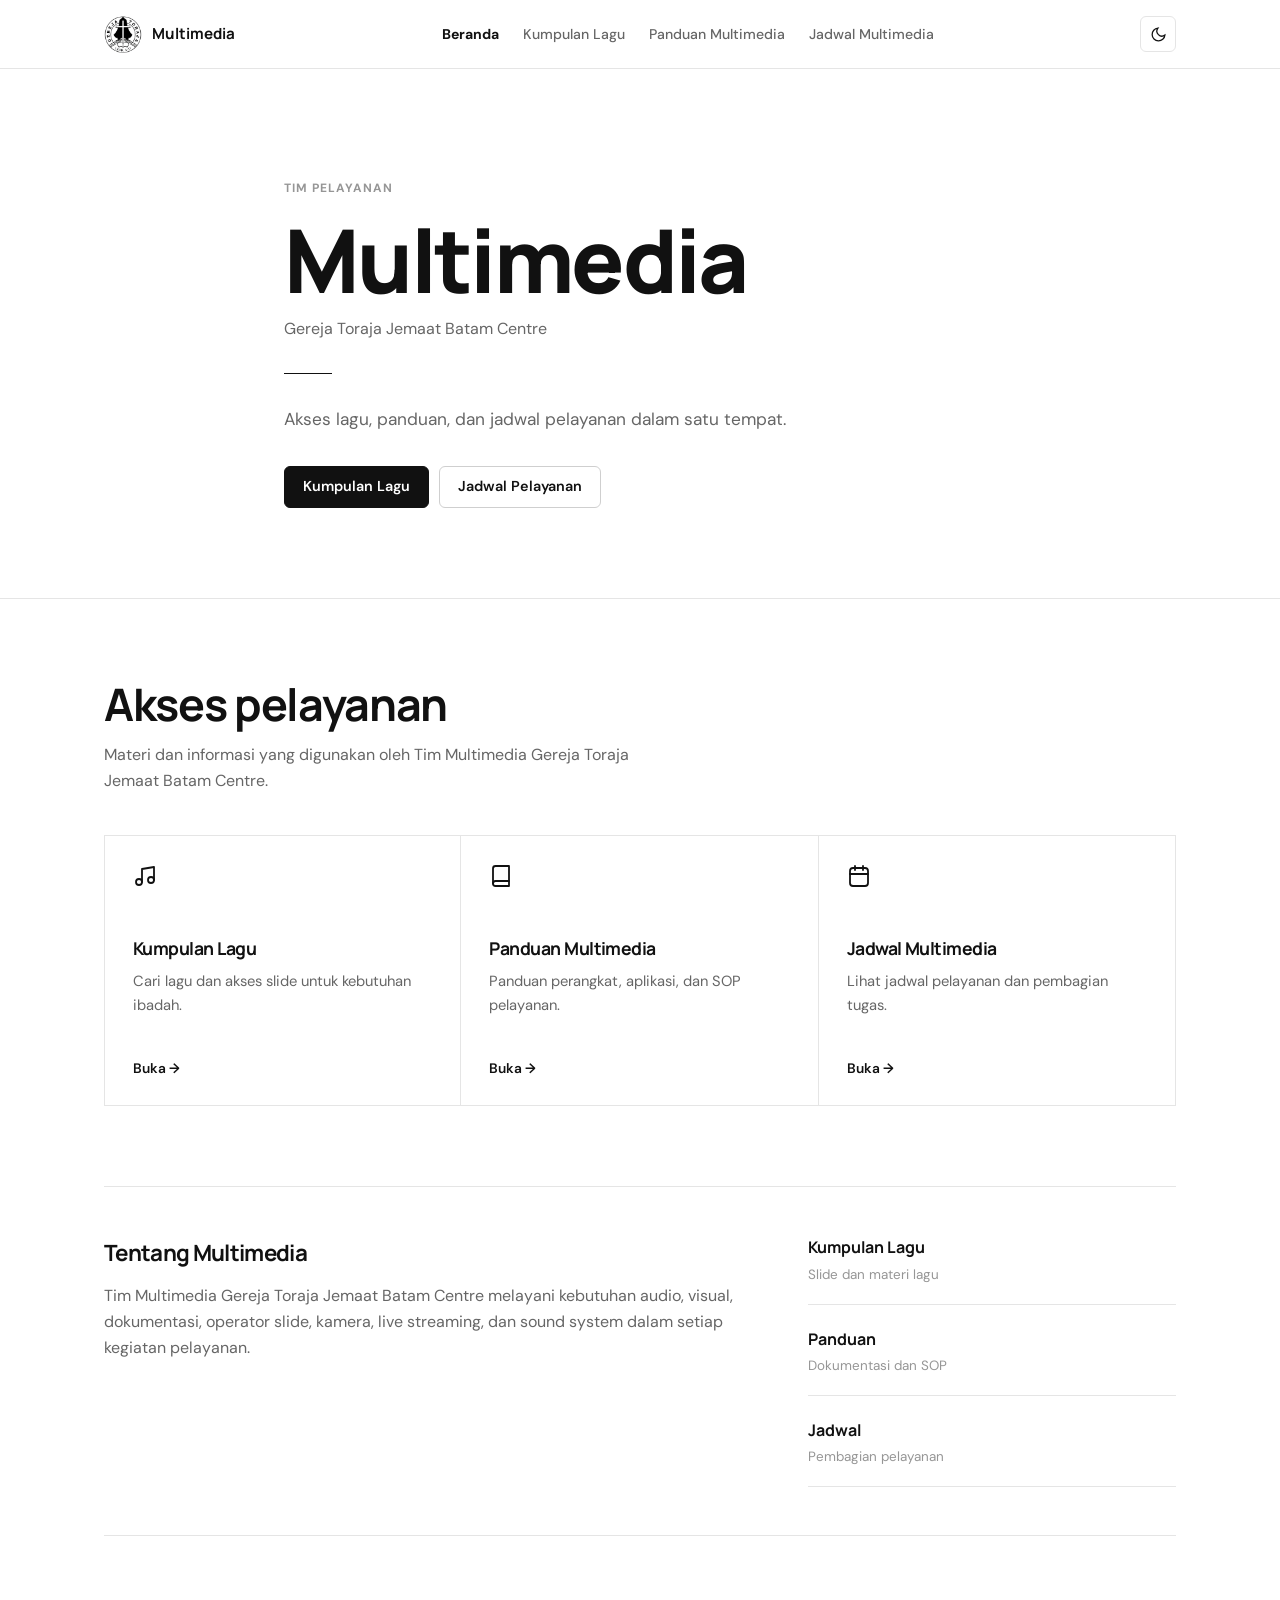
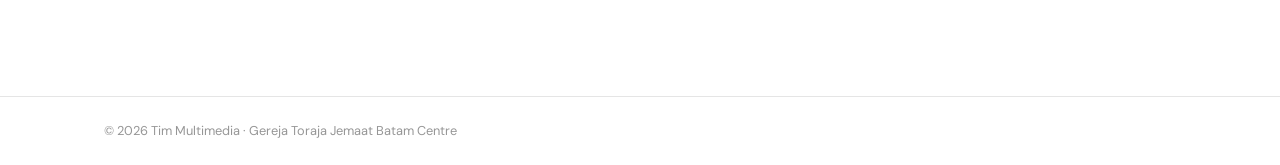
<file: index.html>
<!-- index.html -->
<!DOCTYPE html>
<html lang="id">
<head>
<meta charset="UTF-8">
<meta name="viewport" content="width=device-width,initial-scale=1">
<title>Multimedia | Gereja Toraja Jemaat Batam Centre</title>
<meta name="description" content="Pusat informasi Tim Multimedia Gereja Toraja Jemaat Batam Centre.">
<link rel="stylesheet" href="css/style.css">
<link rel="stylesheet" href="css/responsive.css">
</head>
<body>
<nav id="site-nav"></nav>
<header class="hero">
<div class="container hero-inner">
<span class="hero-kicker">Tim Pelayanan</span>
<h1>Multimedia</h1>
<p class="hero-sub">Gereja Toraja Jemaat Batam Centre</p>
<div class="hero-ornament"></div>
<p class="lead">Akses lagu, panduan, dan jadwal pelayanan dalam satu tempat.</p>
<div class="hero-actions">
<a href="lagu.html" class="btn btn-primary">Kumpulan Lagu</a>
<a href="jadwal.html" class="btn btn-ghost">Jadwal Pelayanan</a>
</div>
</div>
</header>
<section class="section">
<div class="container">
<div class="section-head">
<h2>Akses pelayanan</h2>
<p>Materi dan informasi yang digunakan oleh Tim Multimedia Gereja Toraja Jemaat Batam Centre.</p>
</div>
<div class="feature-grid">
<a href="lagu.html" class="feature-card">
<div class="feature-icon"><svg viewBox="0 0 24 24" fill="none" stroke="currentColor" stroke-width="1.8" stroke-linecap="round" stroke-linejoin="round"><path d="M9 18V5l12-2v13"/><circle cx="6" cy="18" r="3"/><circle cx="18" cy="16" r="3"/></svg></div>
<h3>Kumpulan Lagu</h3>
<p>Cari lagu dan akses slide untuk kebutuhan ibadah.</p>
<span class="feature-link">Buka →</span>
</a>
<a href="panduan.html" class="feature-card">
<div class="feature-icon"><svg viewBox="0 0 24 24" fill="none" stroke="currentColor" stroke-width="1.8" stroke-linecap="round" stroke-linejoin="round"><path d="M4 19.5A2.5 2.5 0 0 1 6.5 17H20"/><path d="M6.5 2H20v20H6.5A2.5 2.5 0 0 1 4 19.5v-15A2.5 2.5 0 0 1 6.5 2z"/></svg></div>
<h3>Panduan Multimedia</h3>
<p>Panduan perangkat, aplikasi, dan SOP pelayanan.</p>
<span class="feature-link">Buka →</span>
</a>
<a href="jadwal.html" class="feature-card">
<div class="feature-icon"><svg viewBox="0 0 24 24" fill="none" stroke="currentColor" stroke-width="1.8" stroke-linecap="round" stroke-linejoin="round"><rect x="3" y="4" width="18" height="18" rx="3"/><path d="M16 2v4M8 2v4M3 10h18"/></svg></div>
<h3>Jadwal Multimedia</h3>
<p>Lihat jadwal pelayanan dan pembagian tugas.</p>
<span class="feature-link">Buka →</span>
</a>
</div>
</div>
</section>
<section class="section" style="padding-top:0">
<div class="container">
<div class="about-panel">
<div>
<h2 style="font-size:1.4rem;margin-bottom:12px">Tentang Multimedia</h2>
<p>Tim Multimedia Gereja Toraja Jemaat Batam Centre melayani kebutuhan audio, visual, dokumentasi, operator slide, kamera, live streaming, dan sound system dalam setiap kegiatan pelayanan.</p>
</div>
<div class="about-stats">
<div class="about-stat"><strong>Kumpulan Lagu</strong><span>Slide dan materi lagu</span></div>
<div class="about-stat"><strong>Panduan</strong><span>Dokumentasi dan SOP</span></div>
<div class="about-stat"><strong>Jadwal</strong><span>Pembagian pelayanan</span></div>
</div>
</div>
</div>
</section>
<footer id="site-footer"></footer>
<script type="module">
import{initNavbar,initFooter}from"./js/utils.js";
initNavbar("beranda");initFooter();
</script>
</body>
</html>
</file>
<file: css/style.css>
/* css/style.css */
@import url("https://fonts.googleapis.com/css2?family=DM+Sans:wght@400;500;600;700&family=Manrope:wght@500;600;700;800&display=swap");
:root{
    --bg:#fff;
    --surface:#fff;
    --surface-soft:#f6f6f6;
    --surface-hover:#eee;
    --text:#111;
    --text-secondary:#666;
    --text-muted:#969696;
    --border:#e5e5e5;
    --border-soft:#eee;
    --border-strong:#cfcfcf;
    --primary:#111;
    --primary-text:#fff;
    --font-display:"Manrope",sans-serif;
    --font-body:"DM Sans",sans-serif;
    --radius-sm:6px;
    --radius-md:10px;
    --radius-lg:14px;
    --ease:cubic-bezier(.2,.7,.2,1)
}

[data-theme="dark"]{
    --bg:#111;
    --surface:#181818;
    --surface-soft:#222;
    --surface-hover:#292929;
    --text:#f5f5f5;--text-secondary:#a3a3a3;--text-muted:#707070;--border:#303030;--border-soft:#252525;--border-strong:#444;--primary:#f5f5f5;--primary-text:#111}
*{box-sizing:border-box}html{scroll-behavior:smooth}body{margin:0;background:var(--bg);color:var(--text);font-family:var(--font-body);line-height:1.6;-webkit-font-smoothing:antialiased;transition:background .2s,color .2s}h1,h2,h3,h4{margin:0;font-family:var(--font-display);color:var(--text);letter-spacing:-.03em}p{margin:0}a{color:inherit;text-decoration:none}img{display:block;max-width:100%}button,input,select{font:inherit}button{cursor:pointer}:focus-visible{outline:2px solid var(--text);outline-offset:3px}
.container{width:100%;max-width:1120px;margin:0 auto;padding:0 24px}.section{padding:80px 0}
#site-nav{position:sticky;top:0;z-index:100;background:var(--bg);border-bottom:1px solid var(--border)}.nav-inner{max-width:1120px;height:68px;margin:0 auto;padding:0 24px;display:flex;align-items:center;justify-content:space-between;gap:32px}
.nav-brand{display:flex;align-items:center;gap:10px}
.nav-brand-mark{width:38px;height:38px;flex-shrink:0;display:flex;align-items:center;justify-content:center;overflow:hidden}
.nav-brand-mark img{width:100%;height:100%;object-fit:contain;display:block}
.nav-brand-text{display:flex;align-items:center;font-family:var(--font-display);font-weight:700;font-size:.95rem;line-height:1}
.nav-brand-sub{display:none}
.nav-links{display:flex;align-items:center;gap:4px}.nav-link{padding:8px 10px;font-size:.88rem;font-weight:500;color:var(--text-secondary);transition:color .2s}.nav-link:hover{color:var(--text)}.nav-link.is-active{color:var(--text);font-weight:700}.nav-right{display:flex;align-items:center;gap:8px}
.theme-toggle{width:36px;height:36px;display:grid;place-items:center;background:transparent;border:1px solid var(--border);border-radius:6px;color:var(--text)}.theme-toggle:hover{background:var(--surface-soft)}.theme-toggle svg{width:17px;height:17px}.icon-sun{display:none}[data-theme="dark"] .icon-moon{display:none}[data-theme="dark"] .icon-sun{display:block}.nav-toggle{display:none;width:36px;height:36px;background:transparent;border:1px solid var(--border);border-radius:6px}.nav-toggle span{display:block;width:16px;height:1.5px;margin:3px auto;background:var(--text)}
.btn{display:inline-flex;align-items:center;justify-content:center;min-height:42px;padding:0 18px;border-radius:6px;font-size:.9rem;font-weight:600;transition:opacity .2s,background .2s,color .2s,border-color .2s}.btn-primary{background:var(--primary);color:var(--primary-text);border:1px solid var(--primary)}.btn-primary:hover{opacity:.85}.btn-ghost{background:transparent;color:var(--text);border:1px solid var(--border-strong)}.btn-ghost:hover{background:var(--surface-soft)}
.hero{padding:110px 0 90px;border-bottom:1px solid var(--border)}.hero-inner{max-width:760px}.hero-kicker{display:block;margin-bottom:20px;font-size:.75rem;font-weight:700;letter-spacing:.08em;text-transform:uppercase;color:var(--text-muted)}.hero h1{font-size:clamp(3rem,7vw,5.5rem);line-height:.95;font-weight:800}.hero-sub{margin-top:14px;font-size:1rem;color:var(--text-secondary)}.hero-ornament{width:48px;height:1px;margin:32px 0;background:var(--text)}.hero-ornament span{display:none}.hero .lead{max-width:580px;font-size:1.08rem;color:var(--text-secondary)}.hero-actions{display:flex;gap:10px;margin-top:32px}
.section-head{margin-bottom:42px}.section-head h2{max-width:680px;font-size:clamp(1.8rem,4vw,2.8rem);line-height:1.1}.section-head p{margin-top:14px;max-width:560px;color:var(--text-secondary)}
.feature-grid{display:grid;grid-template-columns:repeat(3,1fr);border-top:1px solid var(--border)}.feature-card{position:relative;min-height:270px;padding:28px;background:transparent;border-right:1px solid var(--border);border-bottom:1px solid var(--border);transition:background .2s}.feature-card:first-child{border-left:1px solid var(--border)}.feature-card:hover{background:var(--surface-soft)}.feature-icon{width:auto;height:auto;margin-bottom:38px;background:none;color:var(--text)}.feature-icon svg{width:24px;height:24px}.feature-card h3{font-size:1.1rem}.feature-card p{margin-top:8px;color:var(--text-secondary);font-size:.92rem}.feature-link{position:absolute;left:28px;bottom:26px;font-size:.86rem;font-weight:600}
.about-panel{display:grid;grid-template-columns:1.4fr .8fr;gap:60px;padding:48px 0;border-top:1px solid var(--border);border-bottom:1px solid var(--border)}.about-panel p{max-width:680px;color:var(--text-secondary)}.about-stats{display:grid;gap:22px}.about-stat{padding-bottom:18px;border-bottom:1px solid var(--border)}.about-stat strong{display:block;font-family:var(--font-display);font-size:1rem}.about-stat span{display:block;margin-top:3px;font-size:.84rem;color:var(--text-muted)}
.page-header{padding:80px 0 44px;border-bottom:1px solid var(--border)}.page-header h1{font-size:clamp(2.2rem,5vw,3.5rem)}.page-header p{max-width:620px;margin-top:12px;color:var(--text-secondary)}
.toolbar{display:flex;flex-wrap:wrap;gap:10px;margin:34px 0 32px}.toolbar .search-field{flex:1 1 320px;position:relative}.toolbar input,.toolbar select{width:100%;height:44px;padding:0 14px;background:transparent;color:var(--text);border:1px solid var(--border-strong);border-radius:6px;outline:none}.toolbar input::placeholder{color:var(--text-muted)}.toolbar input:focus,.toolbar select:focus{border-color:var(--text)}.toolbar select{width:auto;min-width:150px}.toolbar .search-field svg{position:absolute;right:14px;top:50%;width:16px;height:16px;transform:translateY(-50%);color:var(--text-muted);pointer-events:none}
.card-grid{display:grid;grid-template-columns:repeat(auto-fill,minmax(210px,1fr));gap:16px}.song-card,.guide-card{position:relative;display:flex;flex-direction:column;background:var(--surface);border:1px solid var(--border);border-radius:8px;overflow:hidden;box-shadow:none;transition:border-color .2s,background .2s}.song-card:hover,.guide-card:hover{border-color:var(--border-strong);background:var(--surface-soft)}.card-cover{position:relative;aspect-ratio:1;background:var(--surface-soft);border-bottom:1px solid var(--border)}.card-cover img{width:100%;height:100%;object-fit:cover}.no-image{width:100%;height:100%;display:grid;place-items:center;color:var(--text-muted);font-size:.8rem}.card-number,.guide-badge{position:absolute;top:10px;left:10px;padding:4px 8px;background:var(--primary);color:var(--primary-text);border-radius:4px;font-size:.7rem;font-weight:700}.guide-badge{left:auto;right:10px}.card-body{display:flex;flex:1;flex-direction:column;gap:10px;padding:16px}.card-body h3{font-size:.98rem;line-height:1.35}.guide-card .card-body p{font-size:.86rem;color:var(--text-secondary)}
.card-tags{display:flex;flex-wrap:wrap;gap:6px;margin-top:auto}.tag{padding:4px 8px;background:transparent;border:1px solid var(--border);border-radius:4px;color:var(--text-secondary);font-size:.7rem;font-weight:500}.tag-muted{color:var(--text-muted)}.guide-card .btn{align-self:flex-start;margin-top:6px;min-height:36px;padding:0 13px;font-size:.8rem}
.state-box{grid-column:1/-1;padding:70px 20px;border:1px dashed var(--border);border-radius:8px;text-align:center;color:var(--text-secondary)}.state-title{color:var(--text);font-weight:600}.state-hint{margin-top:4px;color:var(--text-muted);font-size:.86rem}.state-error{border-color:var(--border-strong)}.spinner{width:24px;height:24px;margin:0 auto 14px;border:2px solid var(--border);border-top-color:var(--text);border-radius:50%;animation:spin .7s linear infinite}@keyframes spin{to{transform:rotate(360deg)}}
.modal-overlay{position:fixed;inset:0;display:flex;align-items:center;justify-content:center;padding:20px;background:rgba(0,0,0,.55);opacity:0;pointer-events:none;z-index:200;transition:opacity .2s}.modal-overlay.is-open{opacity:1;pointer-events:auto}.modal-box{position:relative;width:100%;max-width:820px;max-height:90vh;overflow-y:auto;background:var(--bg);border:1px solid var(--border);border-radius:10px;transform:translateY(8px);transition:transform .2s}.modal-overlay.is-open .modal-box{transform:translateY(0)}.modal-head{display:flex;gap:20px;padding:26px;border-bottom:1px solid var(--border)}.modal-cover{width:82px;height:82px;object-fit:cover;border-radius:6px}.modal-title-group h2{font-size:1.3rem}.modal-close{position:absolute;top:14px;right:14px;width:34px;height:34px;background:transparent;color:var(--text);border:1px solid var(--border);border-radius:6px;font-size:1.2rem}.slide-gallery{display:grid;grid-template-columns:repeat(auto-fill,minmax(180px,1fr));gap:12px;padding:26px}.slide-gallery img{width:100%;border:1px solid var(--border);border-radius:5px;cursor:zoom-in}.slide-empty{padding:26px;color:var(--text-secondary)}
.lightbox{position:fixed;inset:0;display:flex;align-items:center;justify-content:center;padding:30px;background:rgba(0,0,0,.9);opacity:0;pointer-events:none;z-index:300;transition:opacity .2s}.lightbox.is-open{opacity:1;pointer-events:auto}.lightbox img{max-width:100%;max-height:90vh}
.schedule-tabs{display:flex;gap:24px;margin-bottom:30px;border-bottom:1px solid var(--border)}.schedule-tab{padding:10px 0;margin-bottom:-1px;background:transparent;border:none;border-bottom:2px solid transparent;color:var(--text-muted);font-size:.88rem;font-weight:600}.schedule-tab.is-active{color:var(--text);border-color:var(--text)}.timeline{display:flex;flex-direction:column;border-top:1px solid var(--border)}.schedule-card{display:grid;grid-template-columns:150px 1fr;gap:30px;padding:28px 0;background:transparent;border:none;border-bottom:1px solid var(--border);border-radius:0}.schedule-date{padding-right:30px;border-right:1px solid var(--border)}.schedule-date .day{font-family:var(--font-display);font-size:2rem;font-weight:700;color:var(--text)}.schedule-date .month,.schedule-date .time{color:var(--text-muted);font-size:.82rem}.schedule-main h3{margin-bottom:14px;font-size:1.05rem}.member-list{display:flex;flex-direction:column;gap:7px}.member-chip{display:grid;grid-template-columns:minmax(140px,1fr) 1fr;gap:12px;padding:9px 0;background:transparent;border:none;border-bottom:1px solid var(--border-soft);border-radius:0;font-size:.86rem}.member-chip .nama{color:var(--text);font-weight:600}.member-chip .tugas{color:var(--text-secondary)}.schedule-note{margin-top:16px;padding-top:14px;border-top:1px solid var(--border);color:var(--text-secondary);font-size:.86rem}.schedule-card.is-past{opacity:.55}
#site-footer{margin-top:80px;border-top:1px solid var(--border)}.footer-inner{max-width:1120px;margin:0 auto;padding:24px;color:var(--text-muted);font-size:.8rem}
.back-link{display:inline-flex;align-items:center;margin-bottom:32px;text-decoration:none;color:var(--text);font-weight:600}
.song-detail{max-width:1000px;margin:auto}
.song-detail-head{display:flex;align-items:center;gap:24px;margin-bottom:36px}
.song-detail-head h1{margin:0 0 12px}
.song-detail-cover{width:120px;height:120px;object-fit:cover;border-radius:16px}
.slide-viewer{position:relative;width:100%;min-height:500px;display:flex;align-items:center;justify-content:center;background:var(--surface);border:1px solid var(--border);border-radius:20px;overflow:hidden}
.slide-viewer>img{max-width:100%;max-height:75vh;object-fit:contain;display:block;touch-action:pan-y}
.slide-nav{position:absolute;top:50%;transform:translateY(-50%);width:52px;height:52px;border:0;border-radius:50%;font-size:38px;line-height:1;cursor:pointer;background:rgba(0,0,0,.65);color:#fff;z-index:2}
.slide-prev{left:20px}
.slide-next{right:20px}
.slide-counter{position:absolute;top:18px;right:18px;padding:7px 13px;border-radius:999px;background:rgba(0,0,0,.65);color:#fff;font-size:14px;z-index:2}
.slide-thumbnails{display:flex;gap:10px;overflow-x:auto;padding:18px 0;scroll-behavior:smooth}
.slide-thumb{flex:0 0 90px;height:60px;padding:0;border:2px solid transparent;border-radius:8px;overflow:hidden;cursor:pointer;background:none}
.slide-thumb.active{border-color:var(--primary)}
.slide-thumb img{width:100%;height:100%;object-fit:cover;display:block}
.slide-empty{padding:40px 0;text-align:center;color:var(--muted)}
@media(max-width:600px){
.song-detail-head{align-items:flex-start;gap:16px}
.song-detail-cover{width:80px;height:80px}
.song-detail-head h1{font-size:24px}
.slide-viewer{min-height:300px;border-radius:14px}
.slide-nav{width:42px;height:42px;font-size:30px}
.slide-prev{left:10px}
.slide-next{right:10px}
.slide-counter{top:10px;right:10px}
}
</file>
<file: css/responsive.css>
/* css/responsive.css */
@media(max-width:900px){
    .feature-grid{
        grid-template-columns:1fr
    }
    .feature-card{
        min-height:210px;
        border-left:1px solid var(--border);
        border-right:1px solid var(--border)
    }
    .about-panel{
        grid-template-columns:1fr;
        gap:36px
    }
}
@media(max-width:720px){
    .container{
        padding:0 18px
    }
    .nav-inner{
        height:62px;
        padding:0 18px
    }
    .nav-brand-sub{
        display:none
    }
    .nav-links{
        position:fixed;
        top:62px;
        left:0;
        right:0;
        display:none;
        flex-direction:column;
        align-items:stretch;
        padding:12px 18px 18px;
        background:var(--bg);
        border-bottom:1px solid var(--border)
    }
    .nav-links.is-open{
        display:flex
    }
    .nav-link{
        padding:12px 0;
        border-bottom:1px solid var(--border-soft)
    }
    .nav-toggle{
        display:block
    }
    .hero{
        padding:80px 0 70px
    }
    .hero h1{
        font-size:3.5rem
    }
    .hero-actions{
        flex-direction:column;
        align-items:stretch
    }
    .hero-actions .btn{
        width:100%
    }
    .section{
        padding:60px 0
    }
    .page-header{
        padding:56px 0 34px
    }
    .toolbar{
        flex-direction:column
    }
    .toolbar .search-field,.toolbar select{
        width:100%
    }
    .card-grid{
        grid-template-columns:repeat(2,1fr);
        gap:10px
    }
    .card-body{
        padding:13px
    }
    .schedule-card{
        grid-template-columns:1fr;
        gap:20px
    }
    .schedule-date{
        display:flex;
        align-items:baseline;
        gap:10px;
        padding:0 0 14px;
        border-right:none;
        border-bottom:1px solid var(--border)
    }
    .schedule-date .time{
        margin-left:auto
    }
    .modal-head{
        padding:20px
    }
    .slide-gallery{
        padding:20px;
        grid-template-columns:repeat(2,1fr)
    }
}
@media(max-width:420px){
    .hero h1{
        font-size:3rem
    }
    .card-grid{
        grid-template-columns:1fr
    }
    .member-chip{
        grid-template-columns:1fr;gap:2px
    }
}
</file>
